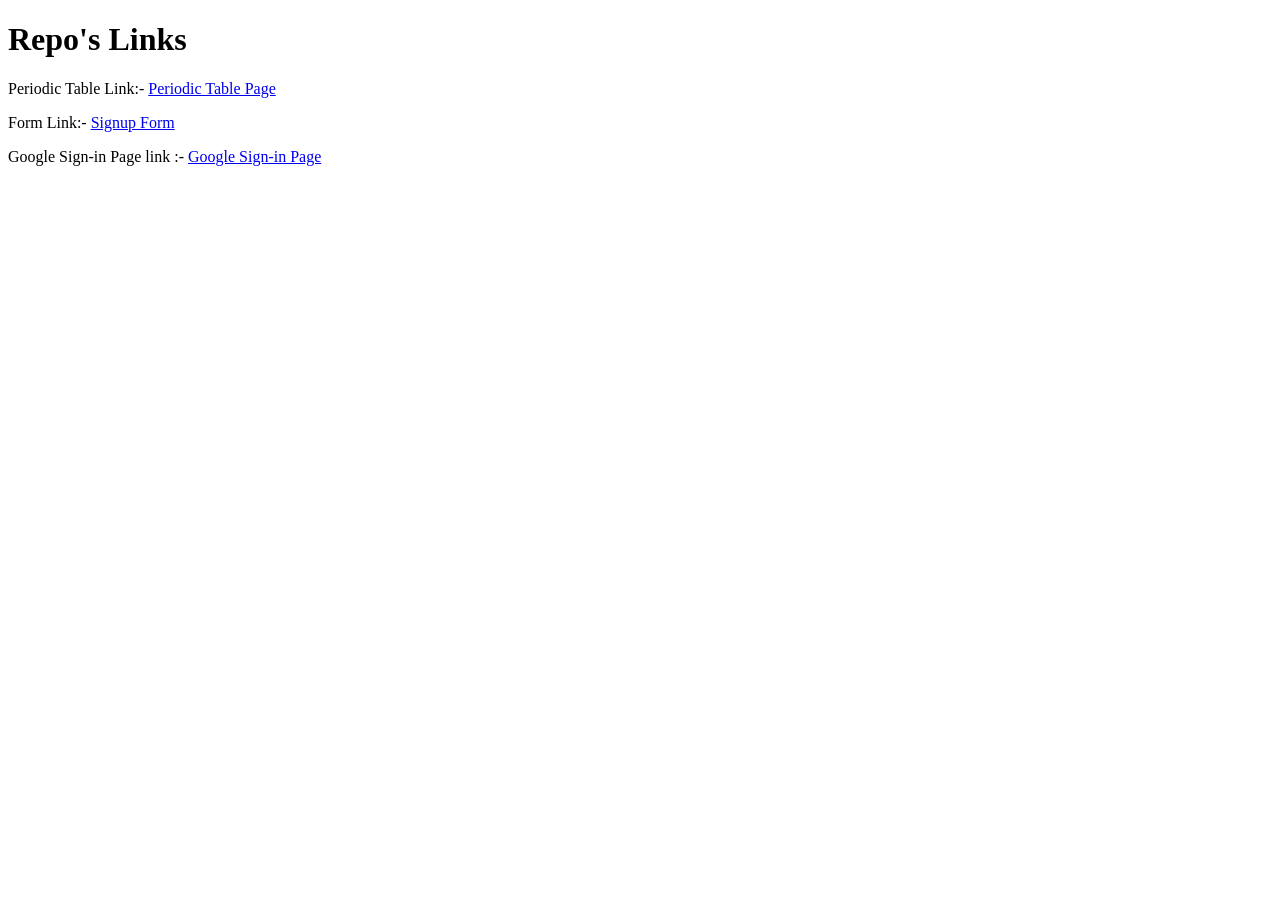
<file: index.html>
<!DOCTYPE html>
<html lang="en">
<head>
    <title></title>
</head>
<body>
    <h1>Repo's Links</h1>
    <p>Periodic Table Link:- <a href="pages/periodic_table.html">Periodic Table Page</a>

    </p>
    <p>Form Link:- <a href="pages/form.html">Signup Form </a>
    </p>
    <p>Google Sign-in Page link :- <a href="pages/google.sign.html">Google Sign-in Page </a>
    </p>
</body>
</html>
</file>
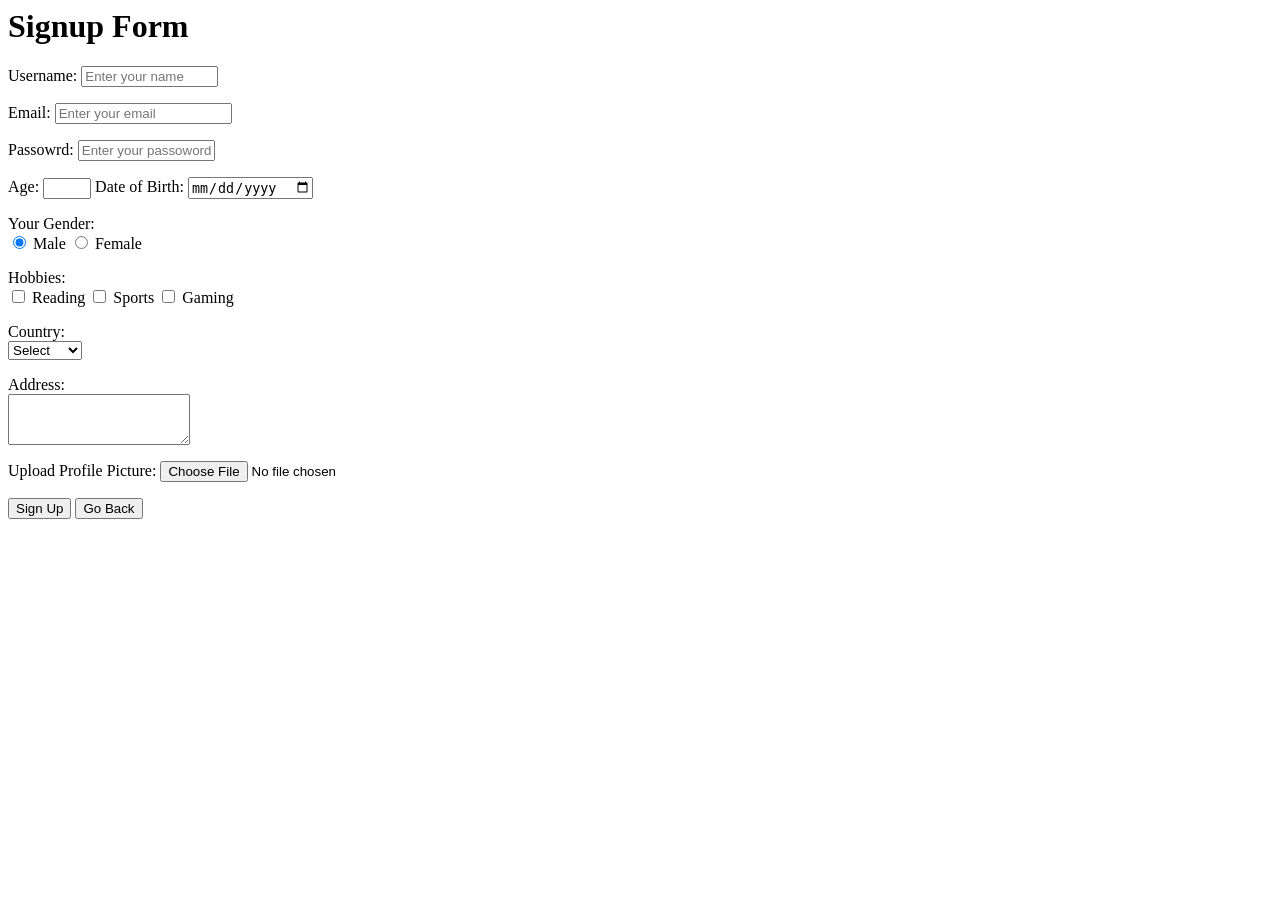
<file: pages/form.html>
<html>
    <head>
        <title>form</title>
    </head>
    <body>
        <h1>Signup Form</h1>
        <form action="http://www.example.com/subscribe.php" method="get">
        
        <p>Username: <input type="text" name="username" placeholder="Enter your name" size="15" 
        maxlength="15" required />
        </p>

        <label>Email: </label>
        <input type="email" name="email" placeholder="Enter your email" required>
    
        <p>Passowrd: <input type="text" name="passowrd" placeholder="Enter your passoword"  
        size="15" maxlength="30" required />
        </p>

        <label>Age: </label>
        <input type="number" name="age" min="1" max="30" required />

        <label>Date of Birth: </label>
        <input type="date" name="Date of Birth" required />

        <p>Your Gender:
        <br />
        <input type="radio" name="gender" value="Male" checked="checked" /> Male 
        <input type="radio" name="gender" value="Female" /> Female
        </p>

         <label>Hobbies: <br /></label>
        <input type="checkbox" name="hobby" value="reading" > Reading
        <input type="checkbox" name="hobby" value="sports" > Sports
        <input type="checkbox" name="hobby" value="gaming" > Gaming
        
        <p> Country: 
            <br />
        <select name="country">
            <option value="">Select</option>
            <option value="pakistan">Pakistan</option>
            <option value="usa">USA</option>
        </select>
        </p>

        <p>Address: 
            <br />
        <textarea name="address" rows="3"></textarea>
        <p></p>


        <p>Upload Profile Picture:
        <input type="file" name="profile">
        </p>

        <button type="submit">Sign Up</button>

        <button onclick="history.back()" >Go Back</button>

    </form>
    </body>
</html>
</file>
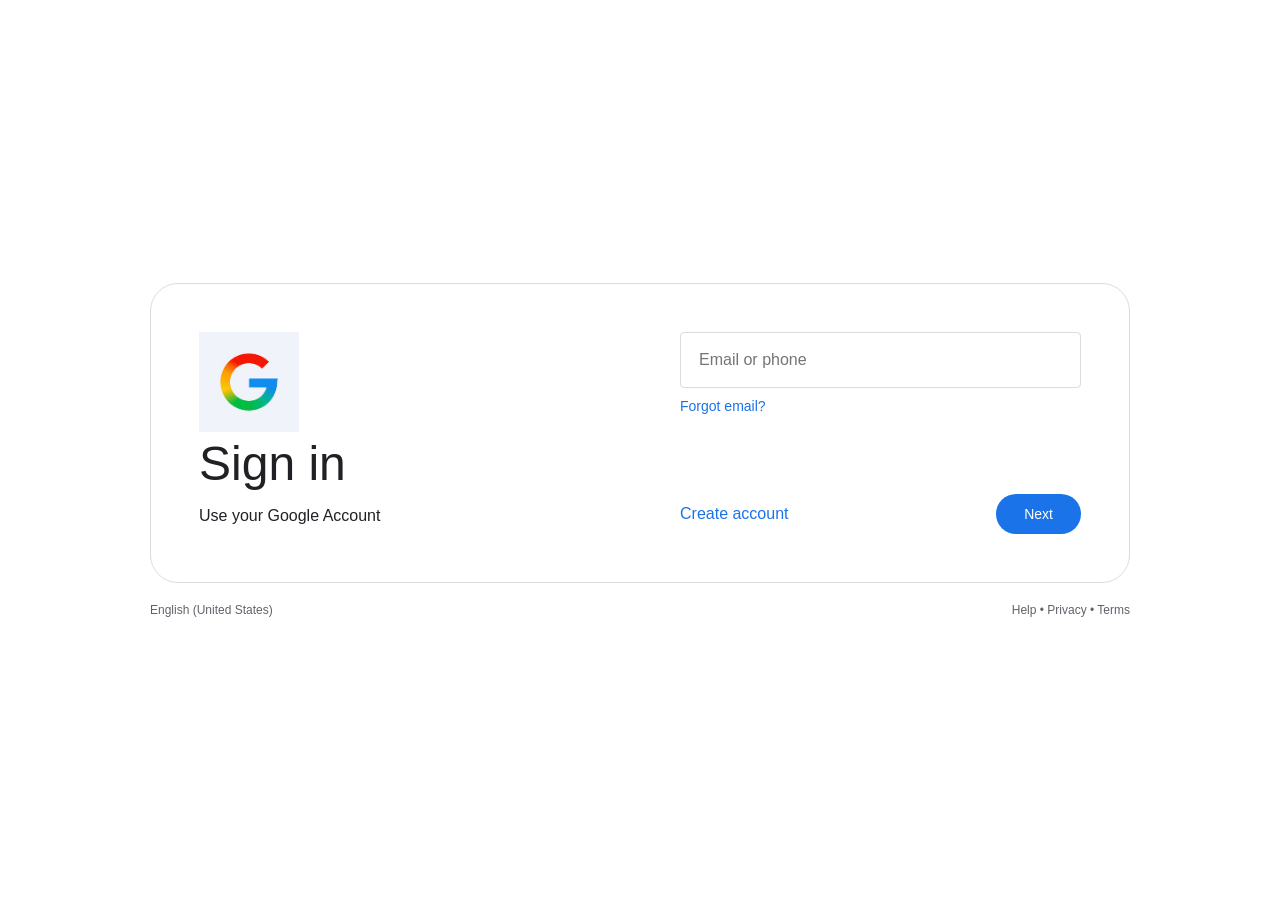
<file: pages/google.sign.html>
<!DOCTYPE html>
<html lang="en">
<head>
<meta charset="UTF-8">
<meta name="viewport" content="width=device-width, initial-scale=1.0">
<title>Google Sign-in</title>
<link rel="stylesheet" href="style.css">
</head>
<body>

<div class="container">

    <div class="card">

        <div class="left">
            <img src="[data-uri]" alt="Google Logo" width="100">

            <h1>Sign in</h1>
            <p class="subtitle">Use your Google Account</p>
        </div>

        <div class="right">
            <input type="email" placeholder="Email or phone">

            <a href="#" class="link">Forgot email?</a>

            <p class="info">
            </p>

            <div class="buttons">
                <a href="#" class="create">Create account</a>
                <button>Next</button>
            </div>
        </div>

    </div>

    <div class="footer">
        <span>English (United States)</span>
        <span>Help • Privacy • Terms</span>
    </div>

</div>

</body>
</html>
</file>
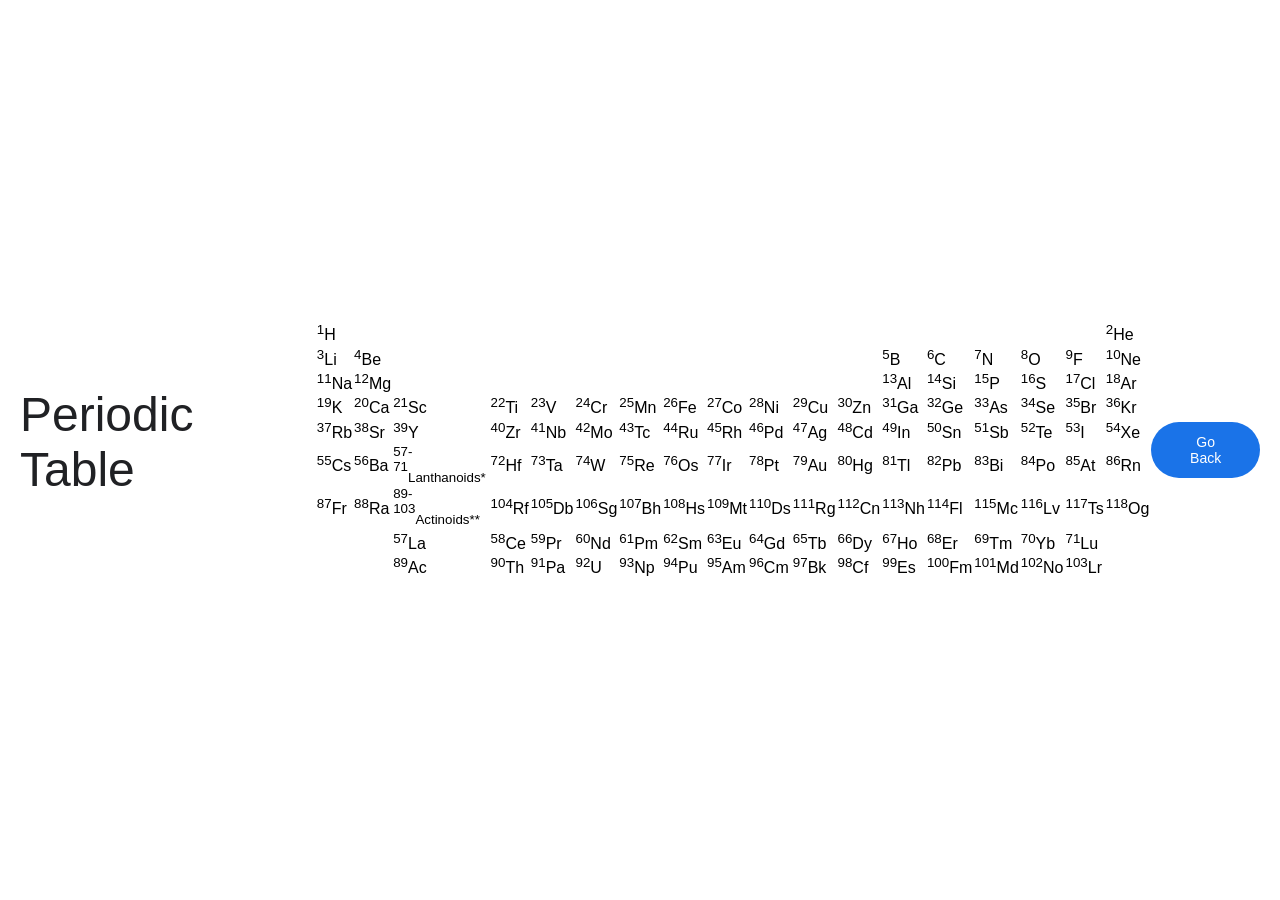
<file: pages/periodic_table.html>
<html>
    <head>
        <title>Periodic Table</title>
    </head>
    <body>
        <link rel="stylesheet" href="style.css">
        <h1>Periodic Table</h1>
        <table>
            <tr>
                <td class="hydrogen"><sup>1</sup>H</td>
                <td colspan="16"></td>
                <td class="noblegas"><sup>2</sup>He</td>
            </tr>
            <tr>
                <td class="alkali"><sup>3</sup>Li</td>
                <td class="alkalineearthmetal"><sup>4</sup>Be</td>
                <td colspan="10"></td>
                <td class="metalloid"><sup>5</sup>B</td>
                <td class="polyatomicmetal"><sup>6</sup>C</td>
                <td class="diatomicnonmetal"><sup>7</sup>N</td>
                <td class="diatomicnonmetal"><sup>8</sup>O</td>
                <td class="diatomicnonmetal"><sup>9</sup>F</td>
                <td class="noblegas"><sup>10</sup>Ne</td>
            </tr>
            
            <tr>
                <td class="alkali"><sup>11</sup>Na</td>
                <td class="alkalineearthmetal"><sup>12</sup>Mg</td>
                <td colspan="10"></td>
                <td class="posttransitionmetal"><sup>13</sup>Al</td>
                <td class="metalloid"><sup>14</sup>Si</td>
                <td class="polyatomicmetal"><sup>15</sup>P</td>
                <td class="polyatomicmetal"><sup>16</sup>S</td>
                <td class="diatomicnonmetal"><sup>17</sup>Cl</td>
                <td class="noblegas"><sup>18</sup>Ar</td>
            </tr>

            <tr>
                <td class="alkali"><sup>19</sup>K</td>
                <td class="alkalineearthmetal"><sup>20</sup>Ca</td>
                <td class="transitionmetal"><sup>21</sup>Sc</td>
                <td class="transitionmetal"><sup>22</sup>Ti</td>
                <td class="transitionmetal"><sup>23</sup>V</td>
                <td class="transitionmetal"><sup>24</sup>Cr</td>
                <td class="transitionmetal"><sup>25</sup>Mn</td>
                <td class="transitionmetal"><sup>26</sup>Fe</td>
                <td class="transitionmetal"><sup>27</sup>Co</td>
                <td class="transitionmetal"><sup>28</sup>Ni</td>
                <td class="transitionmetal"><sup>29</sup>Cu</td>
                <td class="transitionmetal"><sup>30</sup>Zn</td>
                <td class="posttransitionmetal" ><sup>31</sup>Ga</td>
                <td class="metalloid"><sup>32</sup>Ge</td>
                <td class="metalloid"><sup>33</sup>As</td>
                <td class="polyatomicmetal"><sup>34</sup>Se</td>
                <td class="diatomicnonmetal"><sup>35</sup>Br</td>
                <td class="noblegas"><sup>36</sup>Kr</td>
            </tr>

            <tr>
                <td class="alkali"><sup>37</sup>Rb</td>
                <td class="alkalineearthmetal"><sup>38</sup>Sr</td>
                <td class="transitionmetal"><sup>39</sup>Y</td>
                <td class="transitionmetal"><sup>40</sup>Zr</td>
                <td class="transitionmetal"><sup>41</sup>Nb</td>
                <td class="transitionmetal"><sup>42</sup>Mo</td>
                <td class="transitionmetal"><sup>43</sup>Tc</td>
                <td class="transitionmetal"><sup>44</sup>Ru</td>
                <td class="transitionmetal"><sup>45</sup>Rh</td>
                <td class="transitionmetal"><sup>46</sup>Pd</td>
                <td class="transitionmetal"><sup>47</sup>Ag</td>
                <td class="transitionmetal"><sup>48</sup>Cd</td>
                <td class="posttransitionmetal"><sup>49</sup>In</td>
                <td class="posttransitionmetal"><sup>50</sup>Sn</td>
                <td class="metalloid"><sup>51</sup>Sb</td>
                <td class="metalloid"><sup>52</sup>Te</td>
                <td class="diatomicnonmetal"><sup>53</sup>I</td>
                <td class="noblegas"><sup>54</sup>Xe</td>
            </tr>

            <tr>
                <td class="alkali"><sup>55</sup>Cs</td>
                <td class="alkalineearthmetal"><sup>56</sup>Ba</td>
                <td class="lanthanoids"><sup>57-71</sup><sub>Lanthanoids*</sub></td>
                <td class="transitionmetal"><sup>72</sup>Hf</td>
                <td class="transitionmetal"><sup>73</sup>Ta</td>
                <td class="transitionmetal"><sup>74</sup>W</td>
                <td class="transitionmetal"><sup>75</sup>Re</td>
                <td class="transitionmetal"><sup>76</sup>Os</td>
                <td class="transitionmetal"><sup>77</sup>Ir</td>
                <td class="transitionmetal"><sup>78</sup>Pt</td>
                <td class="transitionmetal"><sup>79</sup>Au</td>
                <td class="transitionmetal"><sup>80</sup>Hg</td>
                <td class="posttransitionmetal"><sup>81</sup>Tl</td>
                <td class="posttransitionmetal"><sup>82</sup>Pb</td>
                <td class="posttransitionmetal"><sup>83</sup>Bi</td>
                <td class="posttransitionmetal"><sup>84</sup>Po</td>
                <td class="metalloid"><sup>85</sup>At</td>
                <td class="noblegas"><sup>86</sup>Rn</td>
            </tr>

            <tr>
                <td class="alkali"><sup>87</sup>Fr</td>
                <td class="alkalineearthmetal"><sup>88</sup>Ra</td>
                <td class="actinide"><sup>89-103</sup><sub>Actinoids**</sub></td>
                <td class="transitionmetal"><sup>104</sup>Rf</td>
                <td class="transitionmetal"><sup>105</sup>Db</td>
                <td class="transitionmetal"><sup>106</sup>Sg</td>
                <td class="transitionmetal"><sup>107</sup>Bh</td>
                <td class="transitionmetal"><sup>108</sup>Hs</td>
                <td class="unknownchemicalproperties"><sup>109</sup>Mt</td>
                <td class="unknownchemicalproperties"><sup>110</sup>Ds</td>
                <td class="unknownchemicalproperties"><sup>111</sup>Rg</td>
                <td class="transitionmetal"><sup>112</sup>Cn</td>
                <td class="unknownchemicalproperties"><sup>113</sup>Nh</td>
                <td class="unknownchemicalproperties"><sup>114</sup>Fl</td>
                <td class="unknownchemicalproperties"><sup>115</sup>Mc</td>
                <td class="unknownchemicalproperties"><sup>116</sup>Lv</td>
                <td class="unknownchemicalproperties"><sup>117</sup>Ts</td>
                <td class="unknownchemicalproperties"><sup>118</sup>Og</td>
            </tr>

            <tr class="gap"></tr>

            <tr>
                <td colspan="2"></td>
                <td class="lanthanoids"><sup>57</sup>La</td>
                <td class="lanthanoids"><sup>58</sup>Ce</td>
                <td class="lanthanoids"><sup>59</sup>Pr</td>
                <td class="lanthanoids"><sup>60</sup>Nd</td>
                <td class="lanthanoids"><sup>61</sup>Pm</td>
                <td class="lanthanoids"><sup>62</sup>Sm</td>
                <td class="lanthanoids"><sup>63</sup>Eu</td>
                <td class="lanthanoids"><sup>64</sup>Gd</td>
                <td class="lanthanoids"><sup>65</sup>Tb</td>
                <td class="lanthanoids"><sup>66</sup>Dy</td>
                <td class="lanthanoids"><sup>67</sup>Ho</td>
                <td class="lanthanoids"><sup>68</sup>Er</td>
                <td class="lanthanoids"><sup>69</sup>Tm</td>
                <td class="lanthanoids"><sup>70</sup>Yb</td>
                <td class="lanthanoids"><sup>71</sup>Lu</td>
            </tr>

            <tr>
                <td colspan="2"></td>
                <td class="actinide"><sup>89</sup>Ac</td>
                <td class="actinide"><sup>90</sup>Th</td>
                <td class="actinide"><sup>91</sup>Pa</td>
                <td class="actinide"><sup>92</sup>U</td>
                <td class="actinide"><sup>93</sup>Np</td>
                <td class="actinide"><sup>94</sup>Pu</td>
                <td class="actinide"><sup>95</sup>Am</td>
                <td class="actinide"><sup>96</sup>Cm</td>
                <td class="actinide"><sup>97</sup>Bk</td>
                <td class="actinide"><sup>98</sup>Cf</td>
                <td class="actinide"><sup>99</sup>Es</td>
                <td class="actinide"><sup>100</sup>Fm</td>
                <td class="actinide"><sup>101</sup>Md</td>
                <td class="actinide"><sup>102</sup>No</td>
                <td class="actinide"><sup>103</sup>Lr</td>
            </tr>
        </table>
        <button onclick="history.back()" class="back-btn">Go Back</button>
    </body>
</html>
</file>
<file: pages/style.css>
*{
    margin:0;
    padding:0;
    box-sizing:border-box;
    font-family: "Google Sans", Arial, sans-serif;
}

body{
    background:#fff;
    min-height:100vh;
    display:flex;
    justify-content:center;
    align-items:center;
    padding:20px;
}

.container{
    width:100%;
    max-width:980px;
}

.card{
    display:flex;
    justify-content:space-between;
    gap:80px;
    border:1px solid #dadce0;
    border-radius:28px;
    padding:48px;
}

.left{
    flex:1;
}

.logo{
    width:48px;
    margin-bottom:24px;
}

h1{
    font-size:48px;
    font-weight:400;
    color:#202124;
    margin-bottom:16px;
}

.subtitle{
    font-size:16px;
    color:#202124;
}

.right{
    flex:1;
    display:flex;
    flex-direction:column;
}

input{
    width:100%;
    padding:18px;
    border:1px solid #dadce0;
    border-radius:4px;
    font-size:16px;
    outline:none;
}

input:focus{
    border:2px solid #1a73e8;
}

.link{
    color:#1a73e8;
    text-decoration:none;
    font-size:14px;
    font-weight:500;
    margin-top:10px;
}

.info{
    margin-top:40px;
    color:#5f6368;
    font-size:14px;
    line-height:1.6;
}

.buttons{
    margin-top:40px;
    display:flex;
    justify-content:space-between;
    align-items:center;
}

.create{
    color:#1a73e8;
    text-decoration:none;
    font-weight:500;
}

button{
    background:#1a73e8;
    color:white;
    border:none;
    border-radius:50px;
    padding:12px 28px;
    font-size:14px;
    cursor:pointer;
}

button:hover{
    background:#1557b0;
}

.footer{
    margin-top:20px;
    display:flex;
    justify-content:space-between;
    color:#5f6368;
    font-size:12px;
}

/* Tablet */
@media screen and (max-width: 900px){
    .card{
        flex-direction:column;
        gap:40px;
    }

    h1{
        font-size:36px;
    }
}

/* Mobile */
@media screen and (max-width: 600px){
    .card{
        border:none;
        padding:20px;
    }

    h1{
        font-size:32px;
    }

    .buttons{
        flex-direction:column;
        gap:16px;
        align-items:stretch;
    }

    button{
        width:100%;
    }

    .footer{
        flex-direction:column;
        gap:10px;
    }
}
</file>
